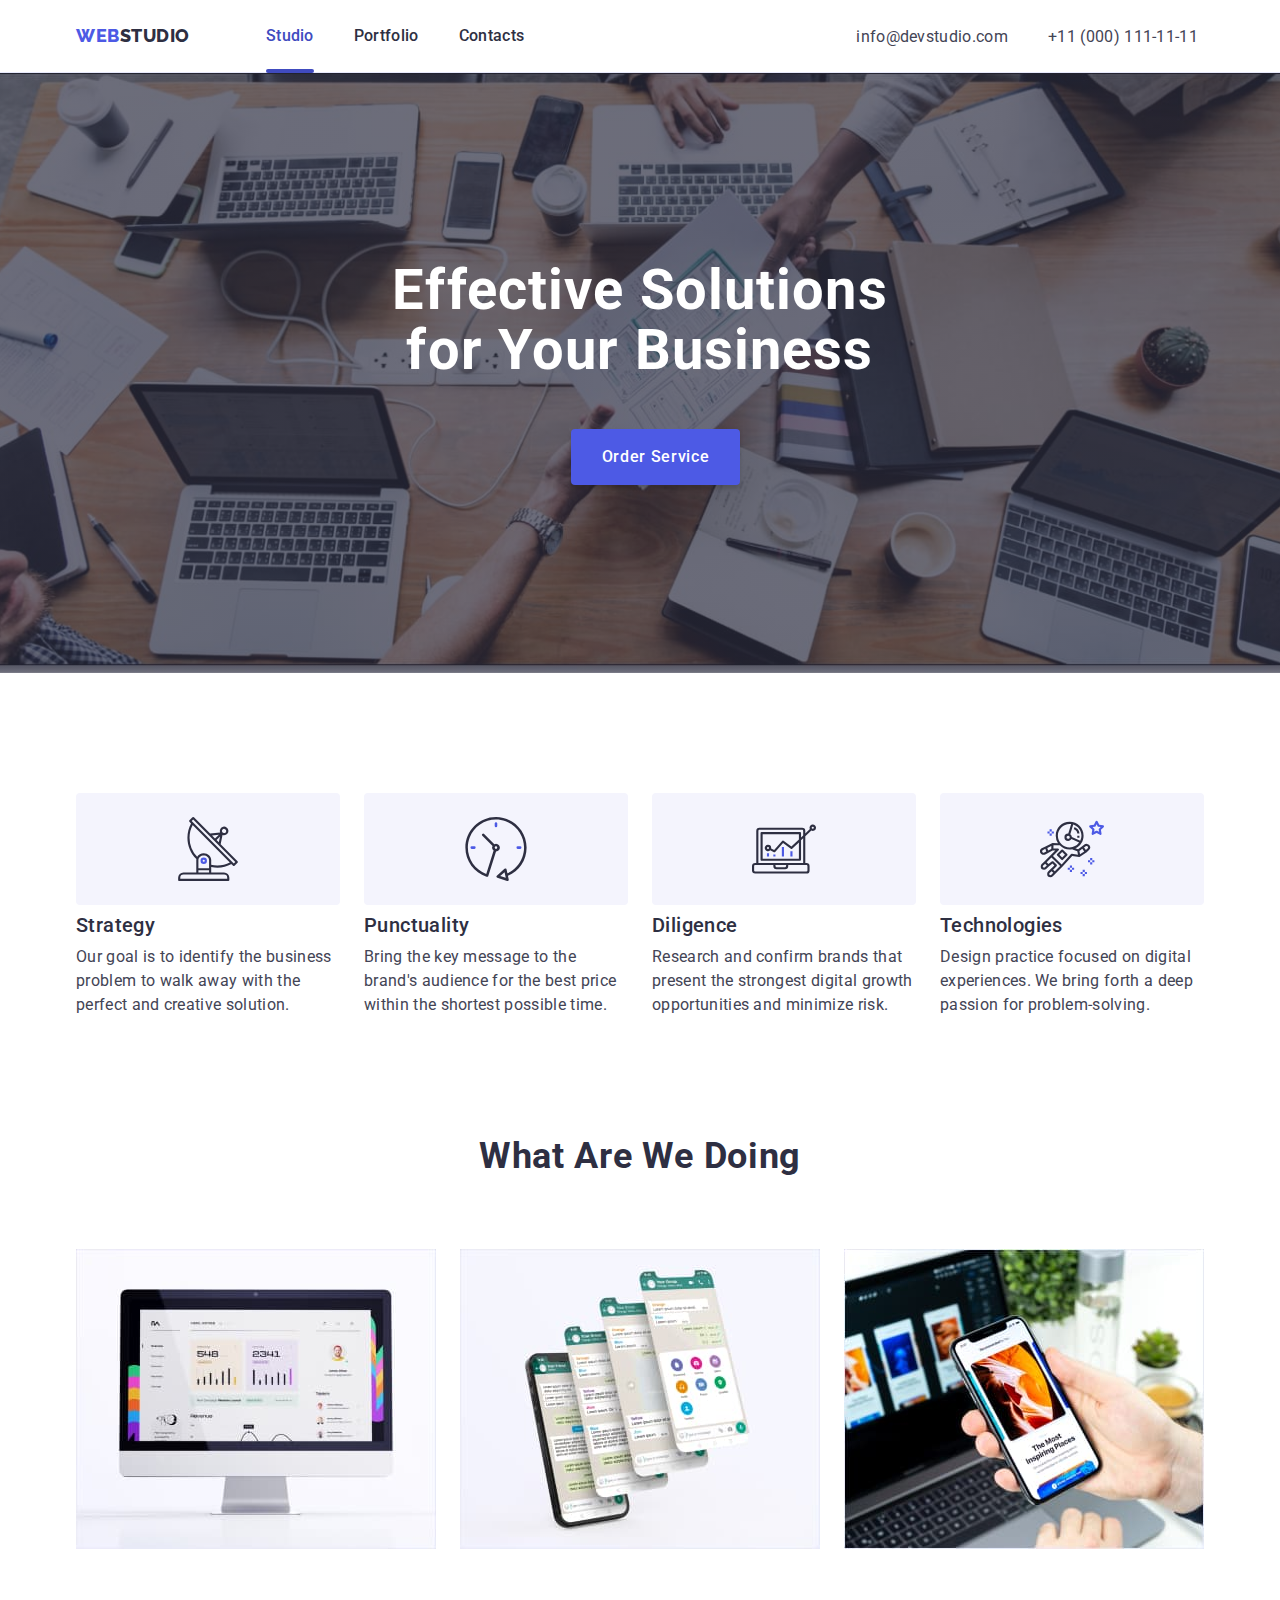
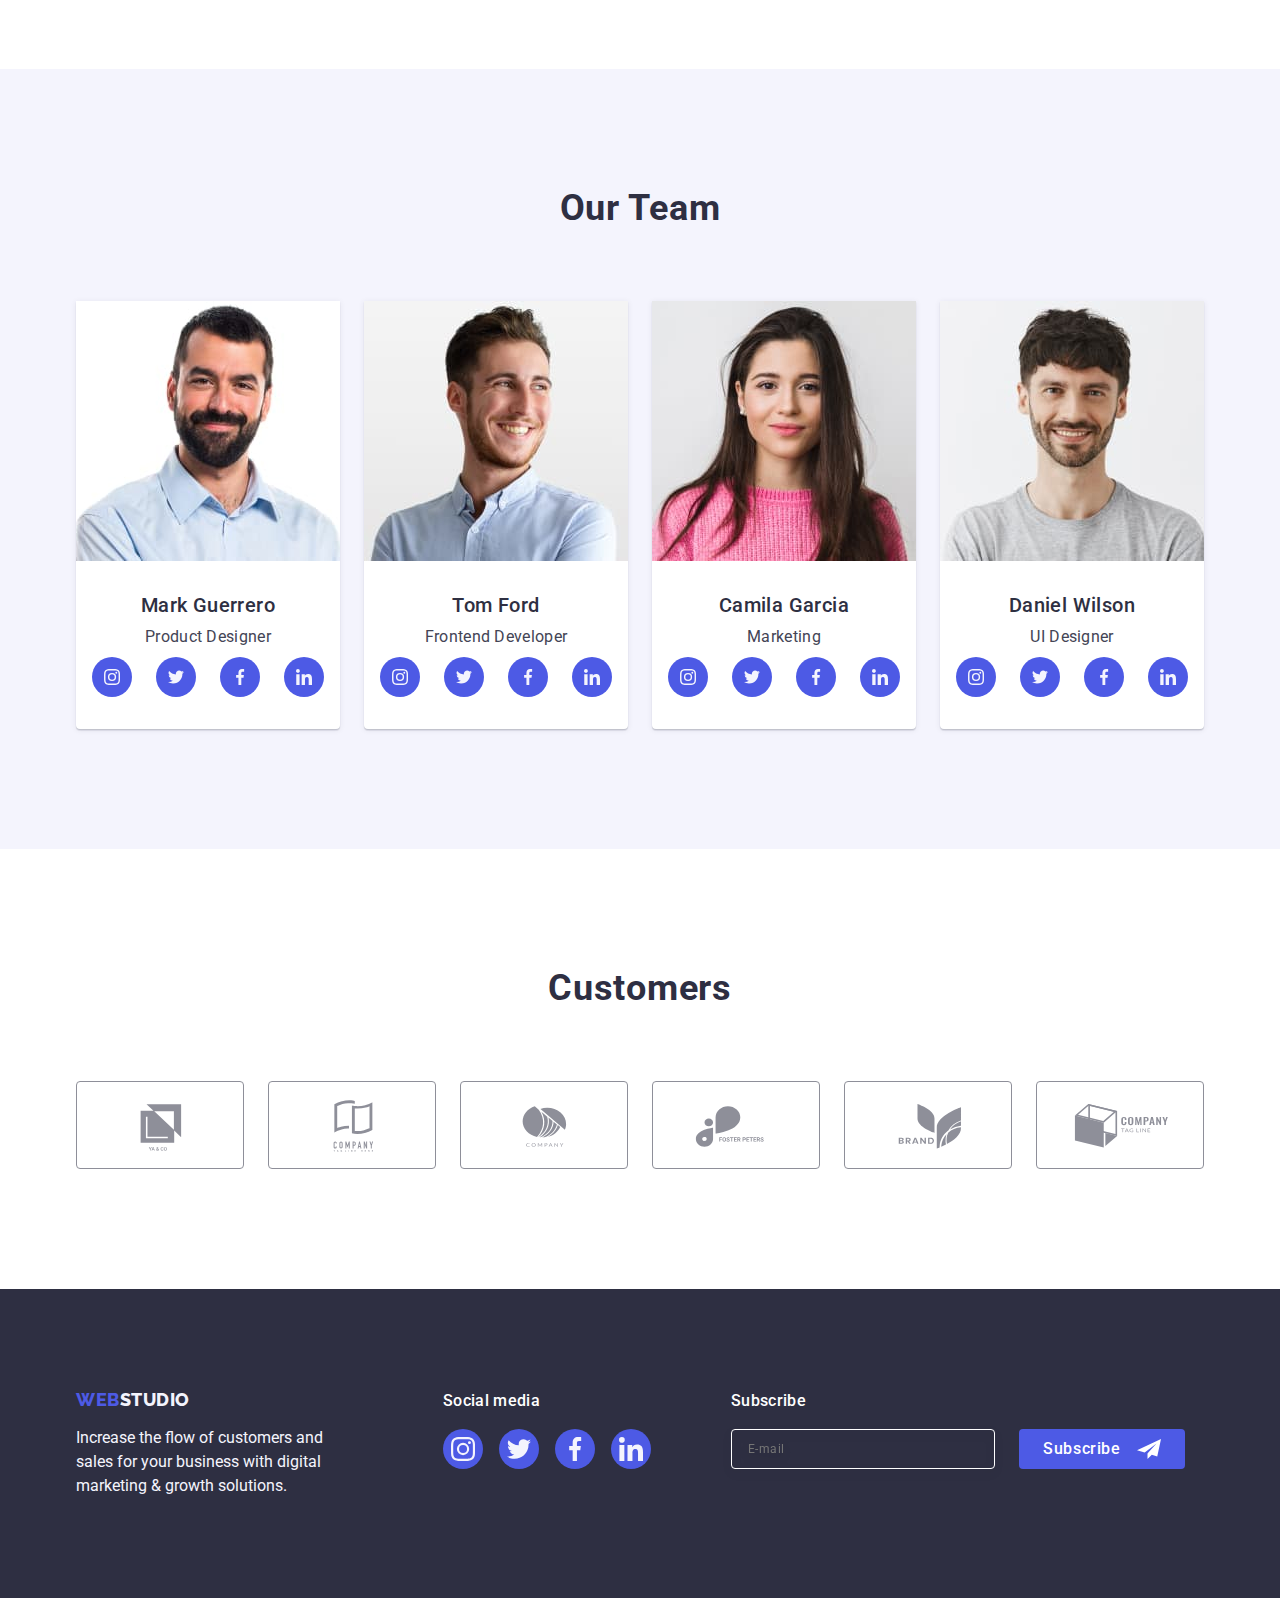
<file: index.html>
<!DOCTYPE html>
<html lang="en">
<head>
    <meta charset="UTF-8">
    <meta http-equiv="X-UA-Compatible" content="IE=edge">
    <meta name="viewport" content="width=device-width, initial-scale=1.0">
    <link rel="stylesheet" href="https://cdn.jsdelivr.net/npm/modern-normalize@2.0.0/modern-normalize.min.css">
    <link rel="preconnect" href="https://fonts.googleapis.com">
    <link rel="preconnect" href="https://fonts.gstatic.com" crossorigin>
    <link
      href="https://fonts.googleapis.com/css2?family=Courgette&family=Raleway:wght@800&family=Roboto:wght@400;500;700;900&display=swap"
      rel="stylesheet">
    <link rel="stylesheet" href="./css/styles.css" />
    <title>WebStudio</title>
</head>
<body>
<header class="header-section">
        <div class="container header">
        <nav class="nav-menu">
        <a href="./index.html" class="logo link">Web<span class="logo-header">Studio</span></a>
            <ul class="list link-header-menu">
            <li>
                <a href="./index.html" class="link-header link active">Studio</a>
            </li>
            <li>
                <a href="./portfolio.html" class="link-header link">Portfolio</a>
            </li>
            <li>
                <a href="" class="link-header link">Contacts</a>
            </li>
        </ul>
        </nav>
    <address class="contact">
    <ul class="list link-header-menu">
        <li>
            <a href="mailto:info@devstudio.com" class="link-contact link">info@devstudio.com</a>
        </li>
        <li>
            <a href="tel:+110001111111" class="link-contact link">+11 (000) 111-11-11</a>
        </li>
    </ul>
    </address>
</div>
</header>
<main>
    <section class="section hero-section">
    <div class="container hero">
 <h1 class="hero-title">Effective Solutions <br />for Your Business</h1>
 <button type="button" class="hero-button" data-modal-open>Order Service</button>
</div>
 </section>
 <section class="section features">
    <div class="container">
    <h2 class="visually-hidden">Our features</h2>
 <ul class="list">
    <li class="features-menu">
        <div class="container-icons-features">
        <svg class="icons-features" width="64" height="64">
            <use href="./images/icons.svg#icon-antenna"></use>
          </svg>
        </div>
        <h3 class="features-title">Strategy</h3>
        <p class="features-text">Our goal is to identify the business
            problem to walk away with the perfect and creative solution. </p>
    </li>
    <li class="features-menu">
        <div class="container-icons-features">
        <svg class="icons-features" width="64" height="64">
            <use href="./images/icons.svg#icon-clock"></use>
          </svg>
        </div>
        <h3 class="features-title">Punctuality</h3>
        <p class="features-text">Bring the key message to the brand's audience for the best price within the shortest possible time.</p>
    </li>
    <li class="features-menu">
        <div class="container-icons-features">
        <svg class="icons-features" width="64" height="64">
            <use href="./images/icons.svg#icon-diagram"></use>
          </svg>
        </div>
        <h3 class="features-title">Diligence</h3>
       <p class="features-text">Research and confirm brands that present the strongest digital growth opportunities and minimize risk.</p>
    </li>
    <li class="features-menu">
        <div class="container-icons-features">
        <svg class="icons-features" width="64" height="64">
            <use href="./images/icons.svg#icon-astronaut"></use>
          </svg>
        </div>
        <h3 class="features-title">Technologies</h3>
        <p class="features-text">Design practice focused on digital experiences. We bring forth a deep passion for problem-solving.</p>
    </li>
 </ul>
</div>
 </section>
 <section class="section project">
    <div class="container"> 
 <h2 class="secondary-title">What are we doing</h2>
 <ul class="list">
    <li class="project-menu">
         <img src="./images/monitor.jpg" alt="monitor" width="360" height="300"/>
       </li>
    <li class="project-menu">
        <img src="./images/phone.jpg" alt="phone" width="360" height="300"/>
    </li>
    <li class="project-menu">
        <img src="./images/nout.jpg" alt="nout" width="360" height="300"/>
    </li>
 </ul>
</div>
</section>
<section class="section comando">
    <div class="container">     
 <h2 class="secondary-title">Our Team</h2>
 <ul class="list">
    <li class="comando-fon-secondary">
        <img src="./images/mark.jpg" alt="mark" width="264" height="260"/>
        <div class="comando-container">
        <h3 class="comando-title">Mark Guerrero</h3>
        <p class="comando-text">Product Designer</p>
        <ul class="list icons-comando-item">
            <li class="icons-comando-list">
                <a href="" target="_blank" class="link icons-comando-link">
        <svg class="icons-comando" width="16" height="16">
            <use href="./images/icons.svg#icon-instagram"></use>
          </svg>
                </a>
            </li>
            <li class="icons-comando-list">
                <a href="" target="_blank" class="link icons-comando-link">
          <svg class="icons-comando" width="16" height="16">
            <use href="./images/icons.svg#icon-twitter"></use>
          </svg>
                </a>
        </li>
        <li class="icons-comando-list">
            <a href="" target="_blank" class="link icons-comando-link"> 
          <svg class="icons-comando" width="16" height="16">
            <use href="./images/icons.svg#icon-facebook"></use>
          </svg>
            </a>
        </li>
        <li class="icons-comando-list">
            <a href="" target="_blank" class="link icons-comando-link">   
          <svg class="icons-comando" width="16" height="16">
            <use href="./images/icons.svg#icon-linkedin"></use>
          </svg>
            </a>
        </li>
    </ul>
    </div>

    </li>
    <li class="comando-fon-secondary">
        <img src="./images/tom.jpg" alt="tom" width="264" height="260"/>
        <div class="comando-container">
        <h3 class="comando-title">Tom Ford</h3>
        <p class="comando-text">Frontend Developer</p>
        <ul class="list icons-comando-item">
          <li class="icons-comando-list">
              <a href="" target="_blank" class="link icons-comando-link">
      <svg class="icons-comando" width="16" height="16">
          <use href="./images/icons.svg#icon-instagram"></use>
        </svg>
              </a>
          </li>
          <li class="icons-comando-list">
              <a href="" target="_blank" class="link icons-comando-link">
        <svg class="icons-comando" width="16" height="16">
          <use href="./images/icons.svg#icon-twitter"></use>
        </svg>
              </a>
      </li>
      <li class="icons-comando-list">
          <a href="" target="_blank" class="link icons-comando-link"> 
        <svg class="icons-comando" width="16" height="16">
          <use href="./images/icons.svg#icon-facebook"></use>
        </svg>
          </a>
      </li>
      <li class="icons-comando-list">
          <a href="" target="_blank" class="link icons-comando-link">   
        <svg class="icons-comando" width="16" height="16">
          <use href="./images/icons.svg#icon-linkedin"></use>
        </svg>
          </a>
      </li>
  </ul>
    </div>
    </li>
    <li class="comando-fon-secondary">
        <img src="./images/camila.jpg" alt="camila" width="264" height="260"/>
        <div class="comando-container">
        <h3 class="comando-title">Camila Garcia</h3>
        <p class="comando-text">Marketing</p>
        <ul class="list icons-comando-item">
          <li class="icons-comando-list">
              <a href="" target="_blank" class="link icons-comando-link">
      <svg class="icons-comando" width="16" height="16">
          <use href="./images/icons.svg#icon-instagram"></use>
        </svg>
              </a>
          </li>
          <li class="icons-comando-list">
              <a href="" target="_blank" class="link icons-comando-link">
        <svg class="icons-comando" width="16" height="16">
          <use href="./images/icons.svg#icon-twitter"></use>
        </svg>
              </a>
      </li>
      <li class="icons-comando-list">
          <a href="" target="_blank" class="link icons-comando-link"> 
        <svg class="icons-comando" width="16" height="16">
          <use href="./images/icons.svg#icon-facebook"></use>
        </svg>
          </a>
      </li>
      <li class="icons-comando-list">
          <a href="" target="_blank" class="link icons-comando-link">   
        <svg class="icons-comando" width="16" height="16">
          <use href="./images/icons.svg#icon-linkedin"></use>
        </svg>
          </a>
      </li>
  </ul>
    </div>
    </li>
    <li class="comando-fon-secondary">
        <img src="./images/daniel.jpg" alt="daniel" width="264" height="260"/>
        <div class="comando-container ">
        <h3 class="comando-title">Daniel Wilson</h3>
        <p class="comando-text">UI Designer</p>
        <ul class="list icons-comando-item">
          <li class="icons-comando-list">
              <a href="" target="_blank" class="link icons-comando-link">
      <svg class="icons-comando" width="16" height="16">
          <use href="./images/icons.svg#icon-instagram"></use>
        </svg>
              </a>
          </li>
          <li class="icons-comando-list">
              <a href="" target="_blank" class="link icons-comando-link">
        <svg class="icons-comando" width="16" height="16">
          <use href="./images/icons.svg#icon-twitter"></use>
        </svg>
              </a>
      </li>
      <li class="icons-comando-list">
          <a href="" target="_blank" class="link icons-comando-link"> 
        <svg class="icons-comando" width="16" height="16">
          <use href="./images/icons.svg#icon-facebook"></use>
        </svg>
          </a>
      </li>
      <li class="icons-comando-list">
          <a href="" target="_blank" class="link icons-comando-link">   
        <svg class="icons-comando" width="16" height="16">
          <use href="./images/icons.svg#icon-linkedin"></use>
        </svg>
          </a>
      </li>
  </ul>
    </div>
    </li>
 </ul>
 </div>
</section>
<section class="section customers">
    <div class="container">
    <h2 class="secondary-title">Customers</h2>
    <ul class="list">
        <li class="customers-list">
            <a href="" class="link customers-link">  
       <svg class="icons-customers" width="104" height="56">
            <use href="./images/icons.svg#icon-logo"></use>
          </svg> 
        </a>
</li>
<li class="customers-list">
        <a href="" class="link customers-link"> 
       <svg class="icons-customers" width="104" height="56">
            <use href="./images/icons.svg#icon-logo-1"></use>
          </svg> 
        </a>
</li>
<li class="customers-list">
        <a href="" class="link customers-link"> 
       <svg class="icons-customers" width="104" height="56">
            <use href="./images/icons.svg#icon-logo-2"></use>
          </svg>
        </a> 
</li>
<li class="customers-list">
        <a href="" class="link customers-link"> 
       <svg class="icons-customers" width="104" height="56">
            <use href="./images/icons.svg#icon-logo-3"></use>
          </svg>
        </a> 
</li>
<li class="customers-list">
        <a href="" class="link customers-link"> 
       <svg class="icons-customers" width="104" height="56">
            <use href="./images/icons.svg#icon-logo-4"></use>
          </svg> 
        </a>
</li>
<li class="customers-list">
        <a href="" class="link customers-link"> 
       <svg class="icons-customers" width="104" height="56">
            <use href="./images/icons.svg#icon-logo-5"></use>
          </svg> 
        </a>
</li>
</ul>
</div>
</section>
</main>
<footer class="footer-section">
    <div class="container footer"> 
      <div class="footer-logo-text">
       <a href="./index.html" class="logo link">Web<span class="logo-footer">Studio</span></a>
    <p class="footer-text">Increase the flow of customers and <br /> sales for your business with digital <br /> marketing & growth solutions.</p>
      </div>
      <div class="container-footer-social">
    <p class="footer-text-media">Social media</p>
    <ul class="list icons-footer-item">
        <li class="icons-footer-social">
            <a href="" target="_blank" class="link icons-footer-list">
    <svg class="icons-footer" width="24" height="24">
        <use href="./images/icons.svg#icon-instagram"></use>
      </svg>
            </a>
        </li>
        <li class="icons-footer-social">
            <a href="" target="_blank" class="link icons-footer-list">
      <svg class="icons-footer" width="24" height="24">
        <use href="./images/icons.svg#icon-twitter"></use>
      </svg>
            </a>
    </li>
    <li class="icons-footer-social">
      <a href="" target="_blank" class="link icons-footer-list">
      <svg class="icons-footer" width="24" height="24">
        <use href="./images/icons.svg#icon-facebook"></use>
      </svg>
        </a>
    </li>
    <li class="icons-footer-social">
      <a href="" target="_blank" class="link icons-footer-list"> 
      <svg class="icons-footer" width="24" height="24">
        <use href="./images/icons.svg#icon-linkedin"></use>
      </svg>
        </a>
    </li>
</ul>
    </div>
    <div class="footer-form-container"> 
      <p class="footer-form-text">Subscribe</p>
      <form class="footer-form">
        <label class="footer-lable"> 
          <input class="footer-input-email" type="email" name="email" placeholder="E-mail" />
        </label>
        <button class="footer-btn-subscrib" type="submit">Subscribe
            <svg class="footer-icon-frame"  width="24" height="24">
              <use href="./images/icons.svg#icon-frame"></use>
            </svg> 
        </button>
      </form>
    </div>
</div>
</footer>
<div class="backdrop is-hidden" data-modal>
  <div class="modal">
      <button type="button" class="modal-btn" data-modal-close>
        <svg class="icons-modal"  width="8" height="8">
          <use href="./images/icons.svg#icon-close"></use>
        </svg>
      </button>
      <p class="modal-text">Leave your contacts and we will call you back</p>
      <form class="modal-form">
        <div class="form-container">
          <label for="user-name" class="form-label">
            Name</label>
            <div class="user-form-container">
            <input class="form-input" id="user-name" type="text" name="user-name"/>
              <svg class="icons-checkbox"  width="18" height="24">
                <use href="./images/icons.svg#icon-person"></use>
              </svg> 
          </div>
        </div>
        <div class="form-container">
          <label for="phone" class="form-label">
            Phone</label>
            <div class="user-form-container">
            <input class="form-input" id="phone" type="tel" name="phone" />
              <svg class="icons-checkbox"  width="18" height="24">
                <use href="./images/icons.svg#icon-phone"></use>
              </svg> 
            </div>
        </div>
        <div class="form-container">
          <label for="email" class="form-label">
          Email</label>
          <div class="user-form-container">
          <input class="form-input" id="email" type="email" name="email" />
            <svg class="icons-checkbox"  width="18" height="24">
              <use href="./images/icons.svg#icon-email"></use>
            </svg> 
          </div>
        </div>
        <div class="form-container comment">
        <label for="user-comment" class="form-label">
          Comment</label>
          <textarea class="comment-text" id="user-comment" name="user-comment" rows="10" placeholder="Text input"></textarea>
        </div>
        <div class="modal-checbox-container">
          <input class="clic visually-hidden" id="user-privacy" type="checkbox" name="user-privacy" value="true"/>
          <label for="user-privacy" class="form-label-checkbox">
            <span class="modal-chekbox-option">
              <svg class="icons-checkbox-clik"  width="10" height="8">
                <use href="./images/icons.svg#icon-click"></use>
              </svg> 
            </span>
          I accept the terms and conditions of the
          <a href="" class="checkbox-link"> Privacy Policy</a> 
        </label>
      </div>
        <button type="submit" class="send-btn">Send</button>
      </form>
  </div>
</div>
<script src="./js/modal.js"></script>
</body>
</html>
</file>
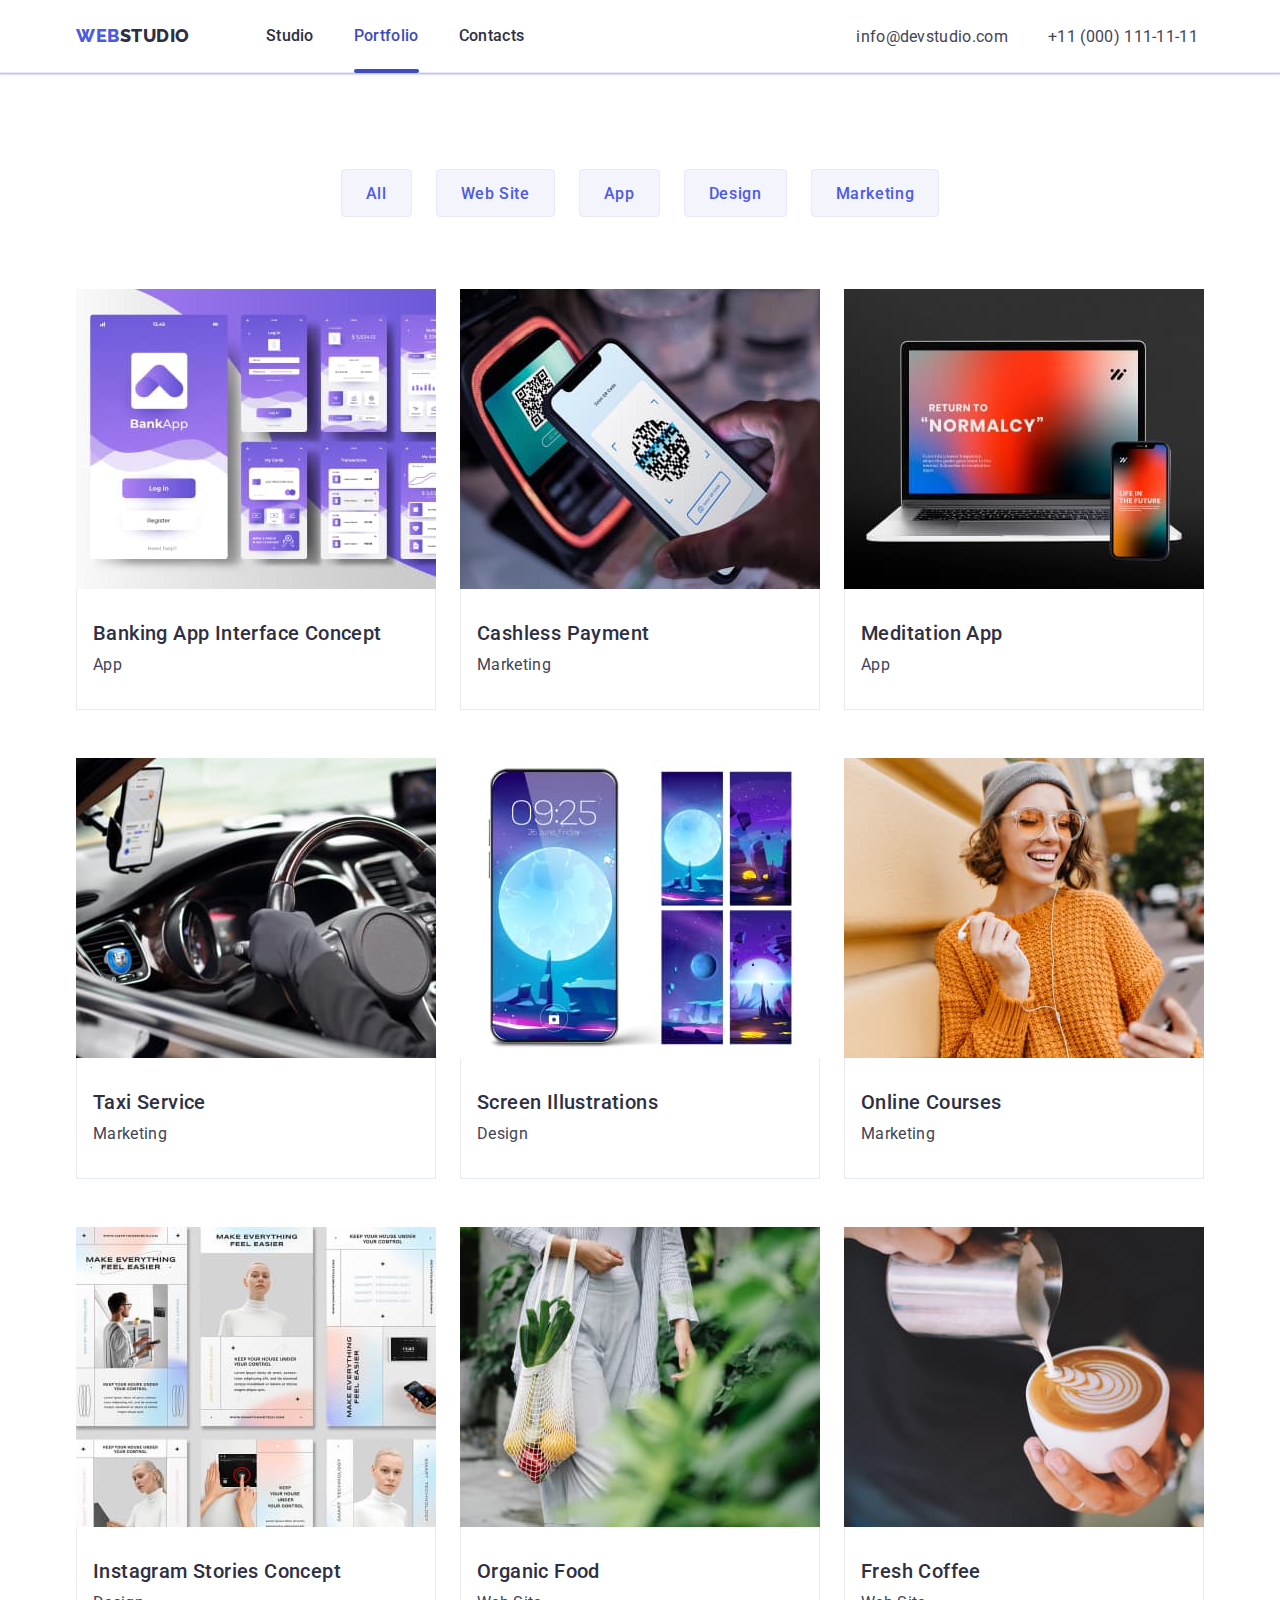
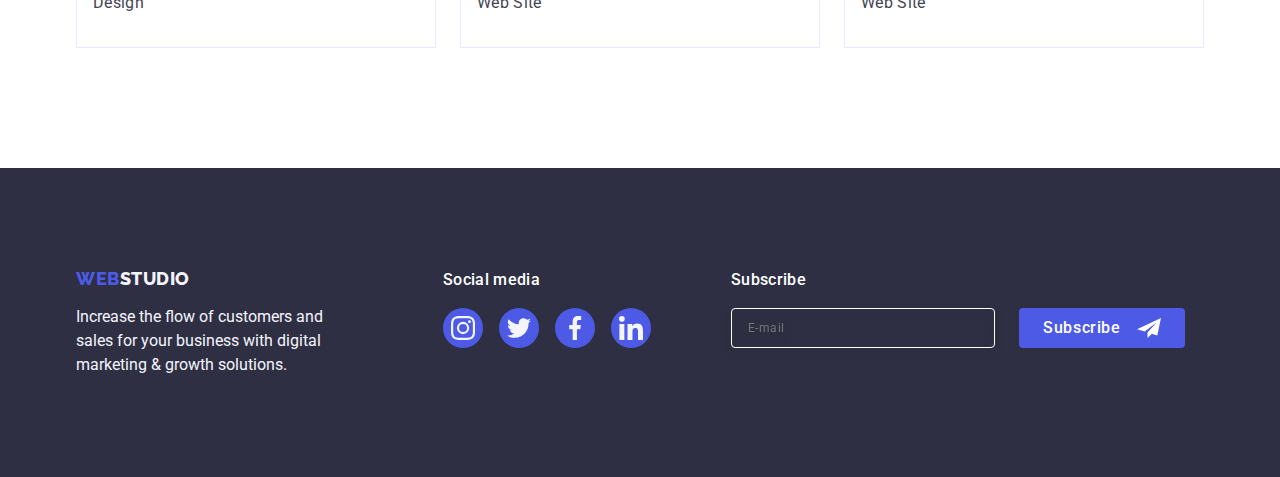
<file: portfolio.html>
<!DOCTYPE html>
<html lang="en">
  <head>
    <meta charset="UTF-8">
    <meta http-equiv="X-UA-Compatible" content="IE=edge">
    <meta name="viewport" content="width=device-width, initial-scale=1.0">
    <link rel="stylesheet" href="https://cdn.jsdelivr.net/npm/modern-normalize@2.0.0/modern-normalize.min.css">
    <link rel="preconnect" href="https://fonts.googleapis.com">
    <link rel="preconnect" href="https://fonts.gstatic.com" crossorigin>
    <link
      href="https://fonts.googleapis.com/css2?family=Courgette&family=Raleway:wght@800&family=Roboto:wght@400;500;700;900&display=swap"
      rel="stylesheet">
    <link rel="stylesheet" href="./css/styles.css" />
    <title>WebStudio</title>
</head>
  <body>
    <header class="header-section">
      <div class="container header">
      <nav class="nav-menu">
      <a href="./index.html" class="logo link">Web<span class="logo-header">Studio</span></a>
          <ul class="list link-header-menu">
          <li>
              <a href="./index.html" class="link-header link">Studio</a>
          </li>
          <li>
              <a href="./portfolio.html" class="link-header link active">Portfolio</a>
          </li>
          <li>
              <a href="" class="link-header link">Contacts</a>
          </li>
      </ul>
      </nav>
  <address class="contact">
  <ul class="list link-header-menu">
      <li>
          <a href="mailto:info@devstudio.com" class="link-contact link">info@devstudio.com</a>
      </li>
      <li>
          <a href="tel:+110001111111" class="link-contact link">+11 (000) 111-11-11</a>
      </li>
  </ul>
  </address>
</div>
</header>
    <main>
      <section class="section portfolio">
        <div class="container">
        <h1 class="visually-hidden">Our projects</h1>
        <ul class="list portfolio-menu">
          <li class="portfolio-list">
            <button type="button" class="portfolio-button" >All</button>
          </li>
          <li class="portfolio-list">
            <button type="button" class="portfolio-button">Web Site</button>
          </li>
          <li class="portfolio-list">
            <button type="button" class="portfolio-button">App</button>
          </li>
          <li class="portfolio-list">
            <button type="button" class="portfolio-button">Design</button>
          </li>
          <li class="portfolio-list">
            <button type="button" class="portfolio-button">Marketing</button>
          </li>
        </ul>
        <ul class="list portfolio-project-menu">
            <li class="portfolio-project">
            <a href="" class="link portfolio-item">
              <div class="portfolio-link">
              <img src="./images/banking.jpg" alt="banking" width="360" height="300"/>
                <p class="overlay">14 Stylish and User-Friendly App Design Concepts · Task Manager App · Calorie Tracker App · Exotic Fruit Ecommerce App · Cloud Storage App
                </p>
            </div>
          <div class="portfolio-card">
              <h2 class="portfolio-title">Banking App Interface Concept</h2>
              <p class="portfolio-text">App</p>
          </div>
        </a>
          </li>
          <li class="portfolio-project">
            <a href="" class="link portfolio-item">
              <div class="portfolio-link">
              <img src="./images/cash.jpg" alt="cash" width="360" height="300"/>
              <p class="overlay">14 Stylish and User-Friendly App Design Concepts · Task Manager App · Calorie Tracker App · Exotic Fruit Ecommerce App · Cloud Storage App</p>
            </div>
            <div class="portfolio-card">  
              <h2 class="portfolio-title">Cashless Payment</h2>
              <p class="portfolio-text">Marketing</p>
            </div>
            </a>
          </li>
          <li class="portfolio-project">
            <a href="" class="link portfolio-item">
              <div class="portfolio-link">
              <img src="./images/app.jpg" alt="app" width="360" height="300" />
              <p class="overlay">14 Stylish and User-Friendly App Design Concepts · Task Manager App · Calorie Tracker App · Exotic Fruit Ecommerce App · Cloud Storage App</p>
            </div>
              <div class="portfolio-card">
              <h2 class="portfolio-title">Meditation App</h2>
              <p class="portfolio-text">App</p>
          </div>
        </a>
          </li>
          <li class="portfolio-project">
              <a href="" class="link portfolio-item">
                <div class="portfolio-link">
              <img src="./images/taxi.jpg" alt="taxi" width="360" height="300"/>
              <p class="overlay">14 Stylish and User-Friendly App Design Concepts · Task Manager App · Calorie Tracker App · Exotic Fruit Ecommerce App · Cloud Storage App</p>
            </div>
              <div class="portfolio-card">
              <h2 class="portfolio-title">Taxi Service</h2>
              <p class="portfolio-text">Marketing</p>
          </div>
        </a>
          </li>
          <li class="portfolio-project">
            <a href="" class="link portfolio-item">
              <div class="portfolio-link">
              <img src="./images/screen.jpg" alt="screen" width="360" height="300"/>
              <p class="overlay">14 Stylish and User-Friendly App Design Concepts · Task Manager App · Calorie Tracker App · Exotic Fruit Ecommerce App · Cloud Storage App</p>
            </div>
              <div class="portfolio-card">
              <h2 class="portfolio-title">Screen Illustrations</h2>
              <p class="portfolio-text">Design</p>
            </div>
          </a>
          </li>
          <li class="portfolio-project">
            <a href="" class="link portfolio-item">
              <div class="portfolio-link">
              <img src="./images/online.jpg" alt="online" width="360" height="300"/>
              <p class="overlay">14 Stylish and User-Friendly App Design Concepts · Task Manager App · Calorie Tracker App · Exotic Fruit Ecommerce App · Cloud Storage App</p>
              </div>
              <div class="portfolio-card">
              <h2 class="portfolio-title">Online Courses</h2>
              <p class="portfolio-text">Marketing</p>
          </div>
        </a>
          </li>
          <li class="portfolio-project">
            <a href="" class="link portfolio-item">
              <div class="portfolio-link">
              <img src="./images/instagram.jpg" alt="instagram" width="360" height="300"/>
              <p class="overlay">14 Stylish and User-Friendly App Design Concepts · Task Manager App · Calorie Tracker App · Exotic Fruit Ecommerce App · Cloud Storage App</p>
            </div>
              <div class="portfolio-card">
              <h2 class="portfolio-title">Instagram Stories Concept</h2>
              <p class="portfolio-text">Design</p>
          </div>
        </a>
          </li>
          <li class="portfolio-project">
            <a href="" class="link portfolio-item">
              <div class="portfolio-link">
              <img src="./images/food.jpg" alt="Food" width="360" height="300"/>
              <p class="overlay">14 Stylish and User-Friendly App Design Concepts · Task Manager App · Calorie Tracker App · Exotic Fruit Ecommerce App · Cloud Storage App</p>
            </div>
              <div class="portfolio-card">
              <h2 class="portfolio-title">Organic Food</h2>
              <p class="portfolio-text">Web Site</p>
            </div>
          </a>
          </li>
          <li class="portfolio-project">
            <a href="" class="link portfolio-item">
              <div class="portfolio-link">
              <img src="./images/coffee.jpg" alt="coffee" width="360" height="300"/>
               <p class="overlay">14 Stylish and User-Friendly App Design Concepts · Task Manager App · Calorie Tracker App · Exotic Fruit Ecommerce App · Cloud Storage App</p>
            </div>
              <div class="portfolio-card">
              <h2 class="portfolio-title">Fresh Coffee</h2>
              <p class="portfolio-text">Web Site</p>
          </div>
        </a>
          </li>
        </ul>
      </div>
      </section>
    </main>
    <footer class="footer-section">
      <div class="container footer"> 
        <div class="footer-logo-text">
         <a href="./index.html" class="logo link">Web<span class="logo-footer">Studio</span></a>
      <p class="footer-text">Increase the flow of customers and <br /> sales for your business with digital <br /> marketing & growth solutions.</p>
        </div>
        <div class="container-footer-social">
      <p class="footer-text-media">Social media</p>
      <ul class="list icons-footer-item">
          <li class="icons-footer-social">
              <a href="" target="_blank" class="link icons-footer-list">
      <svg class="icons-footer" width="24" height="24">
          <use href="./images/icons.svg#icon-instagram"></use>
        </svg>
              </a>
          </li>
          <li class="icons-footer-social">
              <a href="" target="_blank" class="link icons-footer-list">
        <svg class="icons-footer" width="24" height="24">
          <use href="./images/icons.svg#icon-twitter"></use>
        </svg>
              </a>
      </li>
      <li class="icons-footer-social">
        <a href="" target="_blank" class="link icons-footer-list">
        <svg class="icons-footer" width="24" height="24">
          <use href="./images/icons.svg#icon-facebook"></use>
        </svg>
          </a>
      </li>
      <li class="icons-footer-social">
        <a href="" target="_blank" class="link icons-footer-list"> 
        <svg class="icons-footer" width="24" height="24">
          <use href="./images/icons.svg#icon-linkedin"></use>
        </svg>
          </a>
      </li>
  </ul>
      </div>
      <div class="footer-form-container"> 
        <p class="footer-form-text">Subscribe</p>
        <form class="footer-form">
          <label class="footer-lable"> 
            <input class="footer-input-email" type="email" name="email" placeholder="E-mail" />
          </label>
          <button class="footer-btn-subscrib" type="submit">Subscribe
              <svg class="footer-icon-frame"  width="24" height="24">
                <use href="./images/icons.svg#icon-frame"></use>
              </svg> 
          </button>
        </form>
      </div>
  </div>
  </footer>
  </body>
</html>
</file>
<file: css/styles.css>
:root {
--brand-color:#434455;
--fon-text-color:#FFFFFF;
--logo-color:#4D5AE5;
--active-color:#404BBF;
--secondary-color:#2E2F42;
--text-footer-color:#F4F4FD;
--border-portfolio-color:#E7E9FC;
--box-shadow-hero-bt-color:0px 4px 4px rgba(0, 0, 0, 0.15);
--box-shadow-comando-card-color: 0px 1px 6px rgba(46, 47, 66, 0.08), 0px 1px 1px rgba(46, 47, 66, 0.16), 0px 2px 1px rgba(46, 47, 66, 0.08);
--color-icons:#8e8f99;
--color-icons-activ-footer:#31D0AA;
--box-shadow-portfolio-button:0px 3px 1px rgba(0, 0, 0, 0.1), 0px 2px 1px rgba(0, 0, 0, 0.08), 0px 2px 2px rgba(0, 0, 0, 0.12);
--color-hero-gradient:rgba(46, 47, 66, 0.7);
--modal-fon:#FCFCFC;
--box-shadow-modal: 0px 2px 1px 0px rgba(0, 0, 0, 0.20), 0px 1px 3px 0px rgba(0, 0, 0, 0.12), 0px 1px 1px 0px rgba(0, 0, 0, 0.14);
--border-modal-btn:rgba(0, 0, 0, 0.10);
--background-backgrop: rgba(46, 47, 66, 0.4);
--form-border-color:rgba(46, 47, 66, 0.40);
--border-color-click-hover:#9747FF;
}

body {
    font-family: 'Roboto', sans-serif;
    font-size: 16px;
    font-weight: 400;
    color:var(--brand-color) ;
    background-color: var(--fon-text-color);
  } 
h1,h2,h3,p {
    margin-top: 0;
	margin-bottom: 0;
  }
ul {
    margin-top: 0;
	margin-bottom: 0;
    padding-left: 0;
  }
img {
    display: block;
  }
.nav-menu {
    display: flex;
    align-items: baseline;
    margin-right: 332px;
    align-items: center;
    } 
.header {
    display: flex;
    align-items: baseline; 
    width: 1158px;  
    }
.header-section {
    display: flex;
    border-bottom: 1px solid var(--border-portfolio-color);
    box-shadow: var(--box-shadow-comando-card-color);
    }
.logo {
    color: var(--logo-color);
    font-family: 'Raleway', sans-serif;
    font-weight: 800;
    font-size: 18px;
    line-height: 1.17;
    text-transform: uppercase;
    letter-spacing: 0.03em;
    text-decoration: none;
    display: inline-block; 
 }
.logo-header {
    color: var(--secondary-color);      
}
.link.logo{
    margin-right: 76px;    
}
.list {
    list-style: none;
    display: flex;
    flex-wrap: wrap;
    align-items: center;
    gap: 24px;
    }
.link {
    text-decoration: none;
    transition-duration: 250ms;
    transition-timing-function: cubic-bezier(0.4,0,0.2,1);
    transition-property: color;
}
.link-header {
    font-weight: 500;
    font-size: 16px;
    line-height: 1.5;
    letter-spacing: 0.02em;
    color: var(--secondary-color);    
    padding-top: 24px;
    padding-bottom: 24px;
    display: block;
}
.active {
    position: relative;
    color: var(--active-color);
}
.active::after {
    position: absolute;
    display: block;
    width: 100%;
    height: 4px;
    border-radius: 2px;
    left: 0;
    background-color: var(--active-color); 
    content: "";
    bottom: -1px;
}
.link-header-menu {
    gap: 40px;
}
.link:hover,
.link:focus {
    color: var(--active-color);
}
.contact {  
    font-style: normal;
    gap: 40px;
}
.link-contact {
    font-size: 16px;
    line-height: 1.5;
    letter-spacing: 0.02em;
    color: var(--brand-color);
    transition-duration: 250ms;
    transition-timing-function: cubic-bezier(0.4,0,0.2,1);
    transition-property: color;
   }
.link-contact:hover,
.link-contact:focus {
    color: var(--active-color); 
}
.hero-section {
    background-color: var(--secondary-color);
    background-image: linear-gradient(
      to bottom,
      rgba(46, 47, 66, 0.7),
      rgba(46, 47, 66, 0.7)),
    url(../images/people-office.jpg);
    max-width: 1440px;
    text-align: center;
    padding-top: 188px;
    padding-bottom: 188px;
    background-position: 50% 50%;
    margin: auto;
    background-repeat: no-repeat; 
    background-size: cover; 
}
.hero-title {
    font-size: 56px;
    line-height: 1.07;
    color: var(--fon-text-color);
    letter-spacing: 0.02em;
    max-width: 496px; 
    margin: 0 auto;
      }
.hero-button {
    font-family: 'Roboto', sans-serif;
    background: var(--logo-color);
    color: var(--fon-text-color);
    font-weight: 500;
    font-size: 16px;
    line-height: 1.5;
    letter-spacing: 0.04em;
    cursor: pointer;
    min-width: 169px;
    height: 56px;
    box-shadow: var(--box-shadow-hero-bt-color);
    border-radius: 4px;
    margin-top: 48px;
    margin-right: 495px;
    margin-left: 495px;
    display: block;
    border: none; 
    transition-duration: 250ms;
    transition-timing-function: cubic-bezier(0.4,0,0.2,1);
    transition-property: background-color;
}
.hero-button:hover,
.hero-button:focus {
    background: var(--active-color);
}
.features-menu {
    width: 264px;

    }
.features {
    padding-top: 120px;
    padding-bottom: 120px;
    }
.container-icons-features {
    background-color: var(--text-footer-color);
    min-width: 264px;
    min-height: 112px;
    display: flex;
    margin-bottom: 8px;
    border-radius: 4px;
    align-items: center;
    justify-content: center; 
} 
.icons-features {
    width: 64px;
    height: 64px;
}   
.features-title {
    color: var(--secondary-color);
    font-weight: 500;
    font-size: 20px;
    line-height: 1.2;
    letter-spacing: 0.02em;
    margin-bottom: 8px;
}
.features-text {
    font-size: 16px;
    line-height: 1.5;
    letter-spacing: 0.02em;
 }
.secondary-title {
    color: var(--secondary-color);
    font-size: 36px;
    line-height: 1.11;
    text-align: center;
    letter-spacing: 0.02em;
    text-transform: capitalize;
    margin-bottom: 72px;
    }
.project {
    padding-bottom: 120px;
 }   
.comando {
    background-color: var(--text-footer-color);
    display: flex;
    margin-left: auto;
    margin-right: auto;
    padding-top: 120px;
    padding-bottom: 120px;
}
.comando-container {
    padding: 32px 0;
 }
.comando-fon-secondary {
   background-color: var(--fon-text-color);
   box-shadow: var(--box-shadow-comando-card-color);
   border-radius: 0px 0px 4px 4px;  
 }
.comando-title {
    color: var(--secondary-color);
    font-weight: 500;
    font-size: 20px;
    line-height: 1.2;
    text-align: center;
    letter-spacing: 0.02em;
    margin-bottom: 8px;
 }
.comando-text {
    font-size: 16px;
    line-height: 1.5;
    text-align: center;
    letter-spacing: 0.02em;
     }
.icons-comando {
    max-width: 16px;
    max-height: 16px;
    fill: var(--text-footer-color);
    margin: 12px 12px;
} 
.icons-comando-link {
    width: 100%;
    height: 100%;
    border-radius: 50%;
    justify-content: center;
   background-color: var(--logo-color);
   display: flex;
   align-items: center; 
   transition-duration: 250ms;
   transition-timing-function: cubic-bezier(0.4,0,0.2,1);
   transition-property: background-color;
   
}
.icons-comando-item {
    justify-content: center;
    margin-top: 8px;
}
.icons-comando-link:hover,
.icons-comando-link:focus {
    background-color: var(--active-color);  
} 
.customers {
    padding-top: 120px;
    padding-bottom: 120px;
}
.customers-link {
    width: 100%;
    height: 100%;
    border-radius: 4px;
    border: 1px solid var(--color-icons);
    display: flex; 
    align-items: center; 
    justify-content: center; 
    color:var(--color-icons);
    transition: border-color 250ms cubic-bezier(0.4, 0, 0.2, 1), color 250ms cubic-bezier(0.4, 0, 0.2, 1);    
}
.customers-link:hover,
.customers-link:focus {
    border-color: var(--active-color);
    border: 1px solid var(--active-color);
    fill: var(--active-color);

}
.customers-list {
    width: 168px;
    height: 88px;
    display: blok;
    gap: 24px;
    transition-duration: 250ms;
    transition-timing-function: cubic-bezier(0.4,0,0.2,1);
    transition-property: border, fill;
    transition: border-color 250ms cubic-bezier(0.4, 0, 0.2, 1), color 250ms cubic-bezier(0.4, 0, 0.2, 1); 
}
.icons-customers {
    transition-duration: 250ms;
    transition-timing-function: cubic-bezier(0.4,0,0.2,1);
    transition-property: fill;
    margin: 16px 32px;
    fill: currentColor;
}
.footer-section {
    background: var(--secondary-color);
    display: flex;
    align-items: center;
    margin-left: auto;
    margin-right: auto;
    padding-top: 100px;
    padding-bottom: 100px;
     }
.footer-text {
    font-size: 16px;
    line-height: 1.5;
    color: var(--text-footer-color);
    max-width: 264px;
    margin-right: 0;
    }
.logo-footer {
    font-family: 'Raleway', sans-serif;
    color: var(--text-footer-color);
    display: inline-block;
   
     }
.footer {
    display: flex;
    align-items: baseline;
     }
.footer-logo-text {
    margin-right: 120px;
     }
.footer-section .logo {
  margin-bottom: 16px; 
  margin-right: 0;
}
.icons-footer {
    max-width: 24px;
    max-height: 24px;
    fill: var(--text-footer-color);
    margin: 8px 8px;
} 
.icons-footer-list {
    width: 100%;
    height: 100%;
    display: flex;
    border-radius: 50%;
    align-items: center;
    justify-content: center;
   background-color: var(--logo-color);
   transition-duration: 250ms;
   transition-timing-function: cubic-bezier(0.4,0,0.2,1);
   transition-property: background-color;
}
.icons-footer-list:hover,
.icons-footer-list:focus {
    background-color: var(--color-icons-activ-footer);  
}
.container-footer-social {
   display: flex;
   flex-direction: column;
   min-width: 208px; 
} 

.footer-text-media{
   font-size: 16px;
   font-family: Roboto;
   font-weight: 500;
   line-height: 1.5;
   letter-spacing: 0.02em;
   color: var(--fon-text-color);
   margin-bottom: 16px;
}
.icons-footer-item {
    gap: 16px; 
}
.footer-form-container {
    margin-left: 80px;
}
.footer-form {
    display: flex;
    gap: 24px;
}
.footer-form-text {
color: var(--fon-text-color);
font-size: 16px;
font-family: Roboto;
font-style: normal;
font-weight: 500;
line-height: 24px;
letter-spacing: 0.32px;
margin-bottom: 16px;
}
.footer-input-email {
width: 264px;
height: 40px;
flex-shrink: 0;
border-radius: 4px;
border: 1px solid var(--fon-text-color);
box-shadow: 0px 4px 4px 0px var(--box-shadow-hero-bt-color);
background-color: transparent;
color: var(--fon-text-color);
font-size: 12px;
font-family: Roboto;
font-style: normal;
font-weight: 400;
line-height: 1.5;
letter-spacing: 0.48px;
outline: none;
padding-left: 16px;
filter: drop-shadow(0px 4px 4px rgba(0, 0, 0, 0.15));
}
.footer-btn-subscrib {
min-width: 165px;
font-weight: 500;
line-height: 1.5;
letter-spacing: 0.04em;
display: inline-flex;
padding: 8px 24px;
display: flex;
justify-content: center;
align-items: center;
gap: 16px;
border-radius: 4px;
background:var(--logo-color);
border: none;
color:var(--fon-text-color);
cursor: pointer;
transition-duration: 250ms;
transition-timing-function: cubic-bezier(0.4,0,0.2,1);
transition-property: background-color;
}
.footer-btn-subscrib:hover,
.footer-btn-subscrib:focus {
    background-color: var(--active-color);
}
.footer-icon-frame {
    fill: var(--fon-text-color);
}
.portfolio {
    padding-top: 96px;
    padding-bottom: 120px;
    padding-left: 0;
    justify-content: center;
    }
.portfolio-menu {
    justify-content: center;
    margin-bottom: 72px; 
    
    }
.portfolio-button {
    font-family: 'Roboto', sans-serif;
    font-weight: 500;
    font-size: 16px;
    line-height: 1.5;
    letter-spacing: 0.04em;
    background: var(--text-footer-color);
    border: 1px solid var(--border-portfolio-color);
    color: var(--logo-color);
    cursor: pointer;
    border-radius: 4px;
    height: 48px;
    padding-top: 12px;
    padding-right: 24px;
    padding-bottom: 12px;
    padding-left: 24px;
    align-items: center;
    transition: color 250ms cubic-bezier(0.4, 0, 0.2, 1), background-color 250ms cubic-bezier(0.4, 0, 0.2, 1), border-color 250ms cubic-bezier(0.4, 0, 0.2, 1), box-shadow 250ms cubic-bezier(0.4, 0, 0.2, 1); 
      }
  .portfolio-list {
   transition-property: color, background-color, border ;
    transform: translateY(0%);
  }
.portfolio-button:hover,
.portfolio-button:focus {
    background: var(--active-color);
    color: var(--fon-text-color);
    border: 1px solid transparent;
    box-shadow: var(--box-shadow-portfolio-button);
  }
.portfolio-item {
    transition: box-shadow 250ms cubic-bezier(0.4, 0, 0.2, 1);
} 
.portfolio-item:hover,
.portfolio-item:focus {
    box-shadow: 0px 1px 6px rgba(46, 47, 66, 0.08), 0px 1px 1px rgba(46, 47, 66, 0.16), 0px 2px 1px rgba(46, 47, 66, 0.08);
    transform: translateY(0%);
    box-shadow: var(--box-shadow-comando-card-color);
  }
.portfolio-project {
    display: flex;
    flex-wrap: wrap;
    column-gap: 24px;
    transition: box-shadow 250ms cubic-bezier(0.4, 0, 0.2, 1); 
}
.portfolio-link {
    position: relative;  
    overflow: hidden;
}
.overlay{
    background-color: var(--logo-color);
    color: var(--text-footer-color);
    font-family: sans-serif;
    display: flex;
    width: 296px;
    text-align: center;
    font-size: 16px;
    font-family: Roboto;
    line-height: 1.5;
    letter-spacing: 0.32px;
    padding: 40px 32px;
    position: absolute;
    top: 0;
    left: 0;
    width: 100%;
    height: 100%;  
    transform: translateY(100%); 
    transition: transform 250ms ease-in-out; 
    transition-property: transform;
    transition: transform 250ms cubic-bezier(0.4, 0, 0.2, 1);
  }
  
  .portfolio-item:hover .overlay,
  .portfolio-item:focus .overlay {
    transform:  translateY(0%); 
  }
.portfolio-project-menu {
    row-gap: 48px;   
}
.portfolio-title {
    color: var(--secondary-color);
    font-weight: 500;
    font-size: 20px;
    line-height: 1.2;
    letter-spacing: 0.02em;
    margin-bottom: 8px;
}
.portfolio-text {
    color: var(--brand-color);
    font-size: 16px;
    line-height: 1.5;
    letter-spacing: 0.02em;
    transform: translateY(0%);
 }     
.portfolio-card {
    background: var(--fon-text-color);
    border: 1px solid var(--border-portfolio-color);
    border-top: none;
    padding: 32px 16px;
    transition-duration: 250ms;
    transition-timing-function: cubic-bezier(0.4,0,0.2,1);
}
.visually-hidden {
    position: absolute;
    white-space: nowrap;
    width: 1px;
    height: 1px;
    overflow: hidden;
    border: 0;
    padding: 0;
    clip: rect(0 0 0 0);
    clip-path: inset(100%);
    margin: -1px;
  }
.container {
    width: 1158px;
    margin-right: auto;
    margin-left: auto; 
    padding-right: 15px;
    padding-left: 15px;   
}
 
 .backdrop {
    position: fixed;
    width: 100%;
    height:100%;
    top: 0;  
    left: 0; 
    background-color: var(--background-backgrop);
    transition: opacity 250ms cubic-bezier(0.4, 0, 0.2, 1), visibility 250ms cubic-bezier(0.4, 0, 0.2, 1);
 }
 .is-hidden {
    visibility:hidden;
    opacity: 0;
    pointer-events: none;
 } 
 .modal {
    width: 408px;
    min-height: 584px;
    position: absolute;
    top:50%;
    left:50%;
    transform: translate(-50%, -50%) scale(1); 
    border-radius: 4px;
    background: var(--modal-fon);
    box-shadow:var(--box-shadow-modal);
    transition: transform 250ms cubic-bezier(0.4, 0, 0.2, 1);
    padding: 72px 24px 24px 24px; 
 } 
 .icons-modal {
    align-items: center;
    fill:var(--secondary-color);
    transition: fill 250ms cubic-bezier(0.4, 0, 0.2, 1);
 }

 .modal-btn:hover .icons-modal, 
 .modal-btn:focus .icons-modal {
    fill: var(--fon-text-color);
}
 .modal-btn {
    position: absolute;
    top: 24px;
    right: 24px;
    width: 24px;
    height: 24px;
    border-radius: 50%;
    display: flex;
    align-items: center; 
    justify-content: center; 
    background-color: var(--border-portfolio-color);
    border: 1px solid var(--border-modal-btn);
    padding: 0;
    cursor: pointer;
    transition: background-color 250ms cubic-bezier(0.4, 0, 0.2, 1), border 250ms cubic-bezier(0.4, 0, 0.2, 1);
 }
 .modal-btn:hover,
 .modal-btn:focus {
    background-color: var(--active-color);
    border: none;
 }
 .modal-text {
    color: var(--secondary-color);
    text-align: center;
    font-size: 16px;
    font-family: Roboto;
    font-weight: 500;
    line-height: 24px;
    letter-spacing: 0.32px;
   margin-bottom: 16px;
 }
 .form-container {
width: 360px;
flex-direction: column;
align-items: center;
margin-bottom: 8px;
 }

 .modal-form {
font-size: 12px;
font-family: Roboto;
font-style: normal;
font-weight: 400;
line-height: 14px;
letter-spacing: 0.48px;
color: var(--color-icons);

 }
 
.form-label {
    margin-left: 24px;
    line-height: 1.17;
    display: block;
    margin-bottom: 4px;
  }
  
 .form-input {
    display: inline-block;
    justify-content: center;
    align-items: center;
    border-radius: 4px;
    border: 1px solid rgba(46, 47, 66, 0.4);
    height: 40px;
    font-family: inherit;
   transition-property: border;
   padding-left: 38px;
   width: 100%;
   background-color: transparent;
   outline: transparent;
   transition: border-color 250ms cubic-bezier(0.4, 0, 0.2, 1);
  }
  .form-input:focus-within {
    border: 1px solid var(--logo-color);
    outline: none;
  }
 .comment-text {
    width: 100%;
    height: 120px;
    font-size: 12px;
    line-height: 1.17; 
    letter-spacing: 0.04em; 
    color: rgba(46, 47, 66, 0.4); 
    background-color: transparent;
    border-radius: 4px;
    border: 1px solid rgba(46, 47, 66, 0.4);
    display: inline-block;
    justify-content: center;
    align-items: center;
    transition: border-color 250ms cubic-bezier(0.4, 0, 0.2, 1);
   padding: 8px 16px;
   outline: transparent; 
   resize: none; 
  }
  .icons-checkbox {
    fill: var(--secondary-color);
    position: absolute;
   left: 16px ;
   top: 50%;
   transform: translateY(-50%);
   transition: fill 250ms cubic-bezier(0.4, 0, 0.2, 1);
   }  
  .form-label {
    position: relative;
    transition-duration: 250ms;
   transition-timing-function: cubic-bezier(0.4,0,0.2,1);
   transition-property: fill;
   margin-left: 0;
  }
  .user-form-container {
    position: relative;
  }
  .user-form-container:focus-within .icons-checkbox {
    fill: var(--logo-color);
  }
  
  .comment-text:focus-within {
    border: 1px solid var(--logo-color);
    outline: none;
  }
  .comment {
    margin-bottom: 16px;
  }
  .modal-checbox-container {
    margin-bottom: 24px; 
  }
  .clic{
    position: absolute;
    clip: rect(0 0 0 0);
    width: 1px;
    height: 1px;
    margin: -1px;

  }
  .checkbox-link {
    color: var(--logo-color);
  }
 
 .form-label-checkbox{
    font-size: 12px;
    line-height: 1.17; 
    letter-spacing: 0.04em;
    color: var(--color-icons);
 }

 .modal-chekbox-option {
    width: 16px; 
    height: 16px;
    border: 1px solid rgba(46, 47, 66, 0.4);
    border-radius: 2px;
    transition: background-color 250ms cubic-bezier(0.4, 0, 0.2, 1), border 250ms cubic-bezier(0.4, 0, 0.2, 1), fill 250ms cubic-bezier(0.4, 0, 0.2, 1);
    display: inline-flex; 
    align-items: center; 
    justify-content: center; 
    fill: transparent;
   
 }
 .modal-chekbox-option:hover {
    border-color: var(--border-color-click-hover);
 } 
.clic:checked + .form-label-checkbox .modal-chekbox-option  {
    border: none;
    background-color: var(--active-color);  
    fill:var(--text-footer-color); 
 }
  .send-btn {
    min-width: 169px;
    height: 56px;
    font-size: 16px;
    font-family:"Roboto", sans-serif;
    font-weight: 500;
    line-height: 1.5;
    letter-spacing: 0.04em;
    color: var(--fon-text-color);
    text-align: center;
    border-radius: 4px;
    background: var(--logo-color);
    box-shadow: 0px 4px 4px 0px var(--box-shadow-hero-bt-color);
    border: none;
    cursor: pointer;
    transition: background-color 250ms cubic-bezier(0.4, 0, 0.2, 1);
   display: block; 
   margin-left: 95px;
  }
  .send-btn:hover,
  .send-btn:focus {
background: var(--active-color);
  }
</file>
